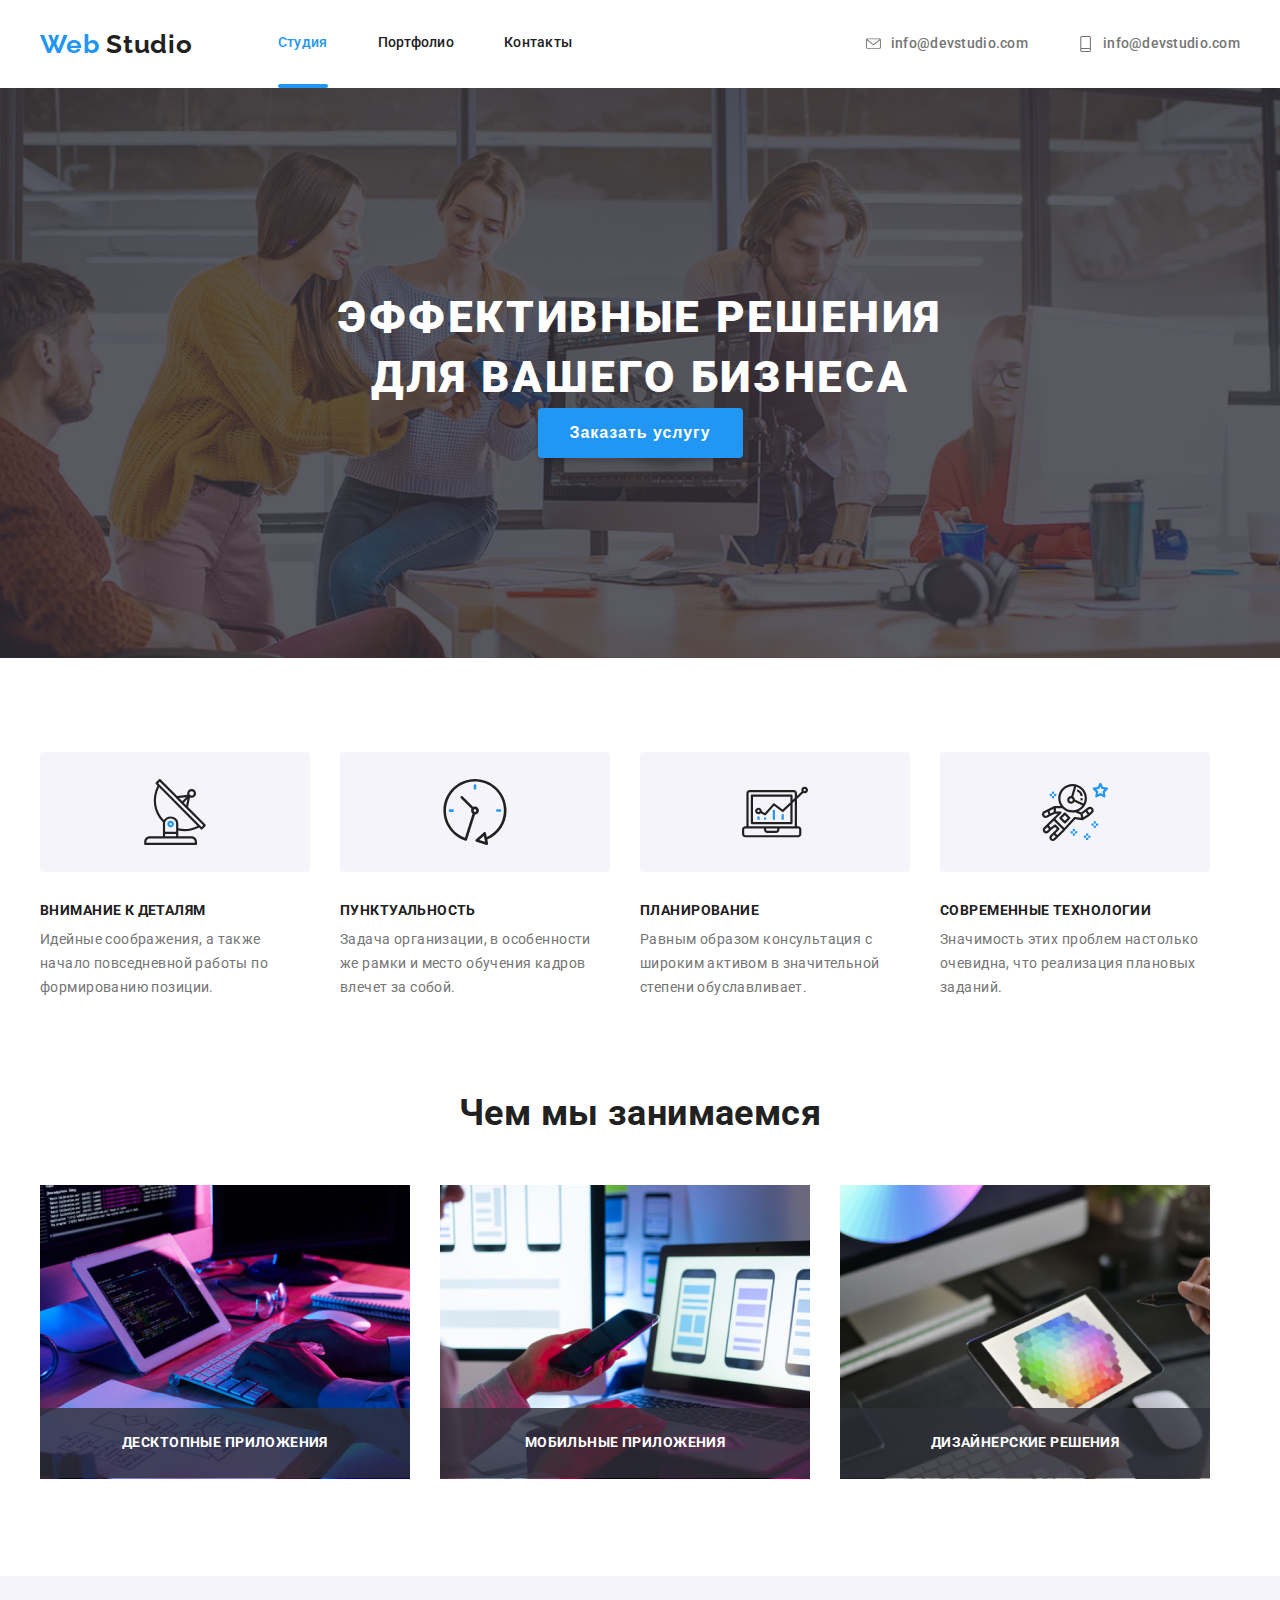
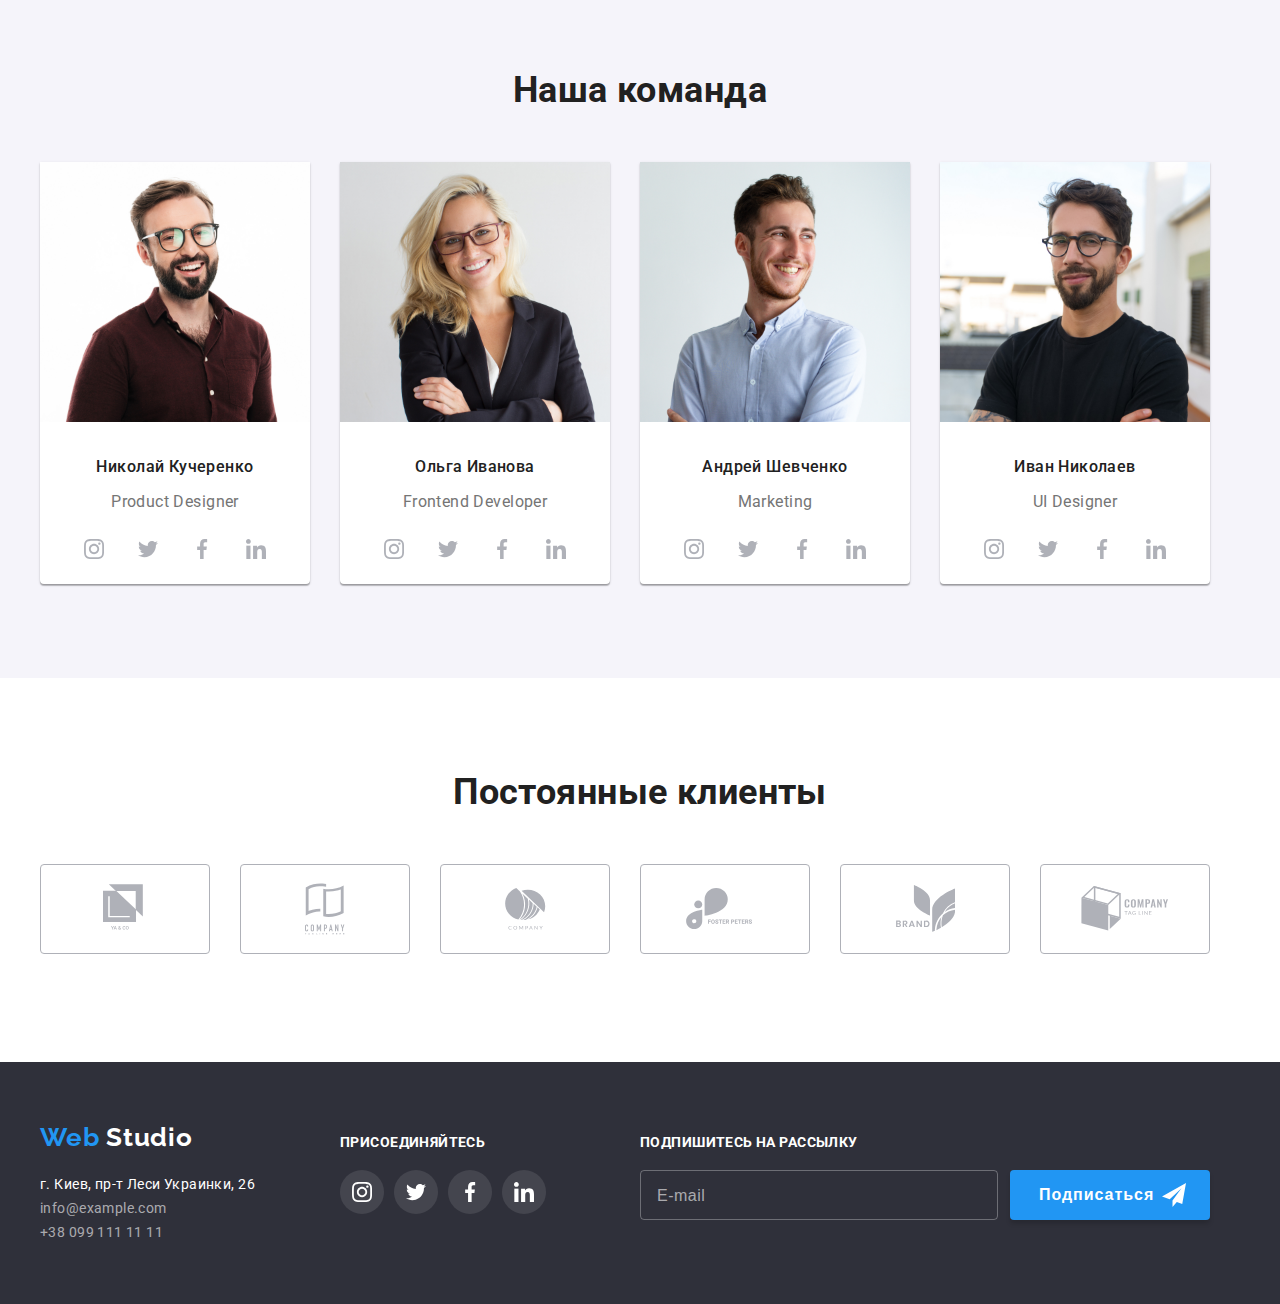
<file: index.html>
<!DOCTYPE html>
<html lang="ru">
  <head>
    <meta charset="UTF-8" />
    <meta name="viewport" content="width=device-width, initial-scale=1.0" />
    <title>Web studio</title>
    <link rel="stylesheet" href="./css/main.min.css" />
  </head>
  <body>
    <!-- Шапка страницы-->
    <header>
      <nav class="site-nav container">
        <a href="index.html" class="logo">Web <span>Studio</span></a>
        <ul class="header-menu d-flex">
          <li class="menu-item">
            <a href="index.html" class="menu-link current line">Студия</a>
          </li>
          <li class="menu-item">
            <a href="portfolio.html" class="menu-link">Портфолио</a>
          </li>
          <li class="menu-item">
            <a href="contacts.html" class="menu-link">Контакты</a>
          </li>
        </ul>
        <ul class="contacts">
          <li class="contact-item d-flex">
            <a href="mailto:info@devstudio.com" class="contact-link">
              <svg class="contact-icon">
                <use href="./images/sprite.svg#icon-mail"></use>
              </svg>
              info@devstudio.com</a
            >
          </li>
          <li class="contact-item d-flex">
            <a href="tel:+380961111111" class="contact-link"
              ><svg class="contact-icon">
                <use href="./images/sprite.svg#icon-phone"></use>
              </svg>
              info@devstudio.com</a
            >
          </li>
        </ul>
      </nav>
    </header>

    <!-- Уникальный контент страницы -->
    <main>
      <section class="hero1">
        <div class="hero1-content">
          <h1 class="hero1-h1">Эффективные решения для вашего бизнеса</h1>
          <button class="hero1-btn" data-modal-open>Заказать услугу</button>
        </div>
      </section>

      <!--Our features-->
      <section class="features container">
        <ul class="features-list">
          <!--feature-1-->
          <li class="feature-card">
            <svg class="feature-img">
              <use href="./images/sprite.svg#icon-antenna-1"></use>
            </svg>
            <h2 class="feature-header">Внимание к деталям</h2>
            <p class="feature-desription">
              Идейные соображения, а также начало повседневной работы по
              формированию позиции.
            </p>
          </li>
          <!--feature-2-->
          <li class="feature-card">
            <svg class="feature-img">
              <use href="./images/sprite.svg#icon-clock-1"></use>
            </svg>

            <h2 class="feature-header">Пунктуальность</h2>
            <p class="feature-desription">
              Задача организации, в особенности же рамки и место обучения кадров
              влечет за собой.
            </p>
          </li>
          <!--feature-3-->
          <li class="feature-card">
            <svg class="feature-img">
              <use href="./images/sprite.svg#icon-diagram-1"></use>
            </svg>

            <h2 class="feature-header">Планирование</h2>
            <p class="feature-desription">
              Равным образом консультация с широким активом в значительной
              степени обуславливает.
            </p>
          </li>
          <!--feature-4-->
          <li class="feature-card">
            <svg class="feature-img">
              <use href="./images/sprite.svg#icon-astronaut-1"></use>
            </svg>

            <h2 class="feature-header">Современные технологии</h2>
            <p class="feature-desription">
              Значимость этих проблем настолько очевидна, что реализация
              плановых заданий.
            </p>
          </li>
        </ul>
      </section>

      <!--What we do-->
      <section class="we-do container">
        <h2 class="header">Чем мы занимаемся</h2>
        <ul class="we-do-list">
          <!--box-1-->
          <li class="we-do-item">
            <img
              src="./images/img-box-1.jpg"
              alt="img-box-1"
              width="370"
              height="294"
            />

            <h4 class="description">Десктопные приложения</h4>
          </li>
          <!--box-2-->
          <li class="we-do-item">
            <img
              src="./images/img-box-2.jpg"
              alt="img-box-2"
              width="370"
              height="294"
            />

            <h4 class="description">Мобильные приложения</h4>
          </li>
          <!--box-3-->
          <li class="we-do-item">
            <img
              src="./images/img-box-3.jpg"
              alt="img-box-3"
              width="370"
              height="294"
            />

            <h4 class="description">Дизайнерские решения</h4>
          </li>
        </ul>
      </section>

      <!--Our team-->
      <section class="team-bg">
        <div class="container our-team">
          <h2 class="header">Наша команда</h2>
          <ul class="team-list">
            <!--Player 1-->
            <li class="player-card">
              <img
                src="./images/player-1-photo.jpg"
                alt="player-1-photo"
                width="270"
                height="260"
                class="player-photo"
              />
              <div class="card-discription">
                <p class="player-name">Николай Кучеренко</p>
                <p class="player-job">Product Designer</p>
                <ul class="social-links">
                  <li class="social-link-item">
                    <a href="/" class="social-link-we-do">
                      <svg class="button-icon">
                        <use
                          href="./images/sprite.svg#icon-instagram-logo"
                        ></use>
                      </svg>
                    </a>
                  </li>
                  <li class="social-link-item">
                    <a href="/" class="social-link-we-do">
                      <svg class="button-icon">
                        <use href="./images/sprite.svg#icon-twitter-logo"></use>
                      </svg>
                    </a>
                  </li>
                  <li class="social-link-item">
                    <a href="/" class="social-link-we-do">
                      <svg class="button-icon">
                        <use
                          href="./images/sprite.svg#icon-facebook-logo"
                        ></use>
                      </svg>
                    </a>
                  </li>
                  <li class="social-link-item">
                    <a href="/" class="social-link-we-do">
                      <svg class="button-icon">
                        <use
                          href="./images/sprite.svg#icon-linkedin-logo"
                          class="icon"
                        ></use>
                      </svg>
                    </a>
                  </li>
                </ul>
              </div>
            </li>
            <!--Player 2-->
            <li class="player-card">
              <img
                src="./images/player-2-photo.jpg"
                alt="player-2-photo"
                width="270"
                height="260"
                class="player-photo"
              />
              <div class="card-discription">
                <p class="player-name">Ольга Иванова</p>
                <p class="player-job" lang="en">Frontend Developer</p>
                <ul class="social-links">
                  <li class="social-link-item">
                    <a href="/" class="social-link-we-do">
                      <svg class="button-icon">
                        <use
                          href="./images/sprite.svg#icon-instagram-logo"
                        ></use>
                      </svg>
                    </a>
                  </li>
                  <li class="social-link-item">
                    <a href="/" class="social-link-we-do">
                      <svg class="button-icon">
                        <use href="./images/sprite.svg#icon-twitter-logo"></use>
                      </svg>
                    </a>
                  </li>
                  <li class="social-link-item">
                    <a href="/" class="social-link-we-do">
                      <svg class="button-icon">
                        <use
                          href="./images/sprite.svg#icon-facebook-logo"
                        ></use>
                      </svg>
                    </a>
                  </li>
                  <li class="social-link-item">
                    <a href="/" class="social-link-we-do">
                      <svg class="button-icon">
                        <use
                          href="./images/sprite.svg#icon-linkedin-logo"
                          class="icon"
                        ></use>
                      </svg>
                    </a>
                  </li>
                </ul>
              </div>
            </li>
            <!--Player 3-->
            <li class="player-card">
              <img
                src="./images/player-3-photo.jpg"
                alt="player-3-photo"
                width="270"
                height="260"
                class="player-photo"
              />
              <div class="card-discription">
                <p class="player-name">Андрей Шевченко</p>
                <p class="player-job" lang="en">Marketing</p>
                <ul class="social-links">
                  <li class="social-link-item">
                    <a href="/" class="social-link-we-do">
                      <svg class="button-icon">
                        <use
                          href="./images/sprite.svg#icon-instagram-logo"
                        ></use>
                      </svg>
                    </a>
                  </li>
                  <li class="social-link-item">
                    <a href="/" class="social-link-we-do">
                      <svg class="button-icon">
                        <use href="./images/sprite.svg#icon-twitter-logo"></use>
                      </svg>
                    </a>
                  </li>
                  <li class="social-link-item">
                    <a href="/" class="social-link-we-do">
                      <svg class="button-icon">
                        <use
                          href="./images/sprite.svg#icon-facebook-logo"
                        ></use>
                      </svg>
                    </a>
                  </li>
                  <li class="social-link-item">
                    <a href="/" class="social-link-we-do">
                      <svg class="button-icon">
                        <use
                          href="./images/sprite.svg#icon-linkedin-logo"
                          class="icon"
                        ></use>
                      </svg>
                    </a>
                  </li>
                </ul>
              </div>
            </li>
            <!--Player 4-->
            <li class="player-card">
              <img
                src="./images/player-4-photo.jpg"
                alt="player-4-photo"
                width="270"
                height="260"
                class="player-photo"
              />
              <div class="card-discription">
                <p class="player-name">Иван Николаев</p>
                <p class="player-job" lang="en">UI Designer</p>
                <ul class="social-links">
                  <li class="social-link-item">
                    <a href="/" class="social-link-we-do">
                      <svg class="button-icon">
                        <use
                          href="./images/sprite.svg#icon-instagram-logo"
                        ></use>
                      </svg>
                    </a>
                  </li>
                  <li class="social-link-item">
                    <a href="/" class="social-link-we-do">
                      <svg class="button-icon">
                        <use href="./images/sprite.svg#icon-twitter-logo"></use>
                      </svg>
                    </a>
                  </li>
                  <li class="social-link-item">
                    <a href="/" class="social-link-we-do">
                      <svg class="button-icon">
                        <use
                          href="./images/sprite.svg#icon-facebook-logo"
                        ></use>
                      </svg>
                    </a>
                  </li>
                  <li class="social-link-item">
                    <a href="/" class="social-link-we-do">
                      <svg class="button-icon">
                        <use
                          href="./images/sprite.svg#icon-linkedin-logo"
                          class="icon"
                        ></use>
                      </svg>
                    </a>
                  </li>
                </ul>
              </div>
            </li>
          </ul>
        </div>
      </section>

      <!--Regular customers-->
      <section class="customer-section container">
        <h2 class="header">Постоянные клиенты</h2>
        <ul class="d-flex">
          <li class="customer d-flex">
            <a href="/" class="customer-link">
              <svg class="customer-svg" width="44px" height="49px">
                <use href="./images/sprite.svg#icon-customer-1"></use>
              </svg>
            </a>
          </li>
          <li class="customer">
            <a href="/" class="customer-link"
              ><svg class="customer-svg" width="40px" height="52px">
                <use href="./images/sprite.svg#icon-customer-2"></use>
              </svg>
            </a>
          </li>
          <li class="customer">
            <a href="/" class="customer-link"
              ><svg class="customer-svg" width="41px" height="42px">
                <use href="./images/sprite.svg#icon-customer-3"></use>
              </svg>
            </a>
          </li>
          <li class="customer">
            <a href="/" class="customer-link"
              ><svg class="customer-svg" width="79px" height="42px">
                <use href="./images/sprite.svg#icon-customer-4"></use>
              </svg>
            </a>
          </li>
          <li class="customer">
            <a href="/" class="customer-link"
              ><svg class="customer-svg" width="59px" height="47px">
                <use href="./images/sprite.svg#icon-customer-5"></use>
              </svg>
            </a>
          </li>
          <li class="customer">
            <a href="/" class="customer-link"
              ><svg class="customer-svg" width="88px" height="45px">
                <use href="./images/sprite.svg#icon-customer-6"></use>
              </svg>
            </a>
          </li>
        </ul>
      </section>
    </main>

    <!--Подвал страницы-->
    <footer>
      <div class="d-flex container">
        <div class="footer-main-info">
          <a href="index.html" class="logo-footer">Web <span>Studio</span></a>
          <!--Contacts-->
          <div class="footer-contacts">
            <a
              href="https://goo.gl/maps/WigbNL4yxCLtFEcK9"
              class="footer-adress"
            >
              г. Киев, пр-т Леси Украинки, 26
            </a>
            <br />
            <a href="mailto:info@example.com" class="footer-contact-item"
              >info@example.com</a
            >
            <br />
            <a href="tel:+380991111111" class="footer-contact-item"
              >+38 099 111 11 11</a
            >
          </div>
        </div>
        <!--Social networks-->
        <div class="social-networks">
          <h3 class="social-networks-h mb20px">присоединяйтесь</h3>
          <!--Social links-->
          <ul class="social-links d-flex">
            <li class="social-link-item">
              <a href="/" class="social-link-footer">
                <svg class="button-icon">
                  <use href="./images/sprite.svg#icon-instagram-logo"></use>
                </svg>
              </a>
            </li>
            <li class="social-link-item">
              <a href="/" class="social-link-footer">
                <svg class="button-icon">
                  <use href="./images/sprite.svg#icon-twitter-logo"></use>
                </svg>
              </a>
            </li>
            <li class="social-link-item">
              <a href="/" class="social-link-footer">
                <svg class="button-icon">
                  <use href="./images/sprite.svg#icon-facebook-logo"></use>
                </svg>
              </a>
            </li>
            <li class="social-link-item">
              <a href="/" class="social-link-footer">
                <svg class="button-icon">
                  <use
                    href="./images/sprite.svg#icon-linkedin-logo"
                    class="icon"
                  ></use>
                </svg>
              </a>
            </li>
          </ul>
        </div>
        <!--Subscribe-->
        <div class="subscribe">
          <h3 class="subscribe-h">Подпишитесь на рассылку</h3>
          <div class="d-flex">
            <form class="subscribe-form">
              <input
                type="text"
                name="mail"
                class="subscribe-form-input"
                placeholder="E-mail"
              />
            </form>
            <button class="footer-submit-btn" type="button">
              <span class="footer-submit-text">Подписаться</span>
              <svg class="send-icon" width="24px" height="24px">
                <use
                  href="./images/sprite.svg#send"
                  class="use-send-icon"
                ></use>
              </svg>
            </button>
          </div>
        </div>
      </div>
    </footer>

    <!-- Модальное окно -->
    <div class="backdrop is-hidden" data-modal>
      <div class="modal">
        <h4 class="modal-header">Оставьте свои данные, мы вам перезвоним</h4>

        <button data-modal-close class="modal-closebtn">
          <svg class="modal-cross" width="11px" height="11px">
            <use
              href="./images/sprite.svg#modal-close-cross"
              class="modal-cross-icon"
            ></use>
          </svg>
        </button>

        <form class="modal-form">
          <div class="modal-block">
            <h4 class="modal-label">Имя</h4>
            <input name="name" type="text" class="modal-input" />
            <svg class="modal-icon" width="13px" height="13px">
              <use href="./images/sprite.svg#modal-name" class="use-icon"></use>
            </svg>
          </div>

          <div class="modal-block">
            <h4 class="modal-label">Телефон</h4>
            <input name="name" type="text" class="modal-input" />
            <svg class="modal-icon" width="12px" height="12px">
              <use href="./images/sprite.svg#modal-tel" class="use-icon"></use>
            </svg>
          </div>

          <div class="modal-block">
            <h4 class="modal-label">Почта</h4>
            <input name="name" type="text" class="modal-input" />
            <svg class="modal-icon" width="15px" height="12px">
              <use href="./images/sprite.svg#modal-mail" class="use-icon"></use>
            </svg>
          </div>

          <div class="modal-block">
            <h4 class="modal-label">Комментарий</h4>
            <textarea
              name="comment"
              cols="30"
              rows="10"
              placeholder="Введите текст"
              class="modal-input-comment"
            ></textarea>
          </div>

          <div class="agreement">
            <input
              type="checkbox"
              value="agree"
              name="agreement"
              id="agreement"
              class="agreement-checkfield"
            />
            <label class="agreement-label" for="agreement">
              Соглашаюсь с рассылкой и принимаю
              <a href="/" class="agreement-link" target="_blank"
                >Условия договора</a
              >
              <svg class="modal-mark" width="11px" height="8px">
                <use
                  href="./images/sprite.svg#modal-mark"
                  class="mark-icon"
                ></use>
              </svg>
            </label>
          </div>

          <button class="modal-btn-submit">Отправить</button>
        </form>
      </div>
    </div>

    <!-- Скрипты -->
    <script src="./js/modal.js"></script>
  </body>
</html>
</file>
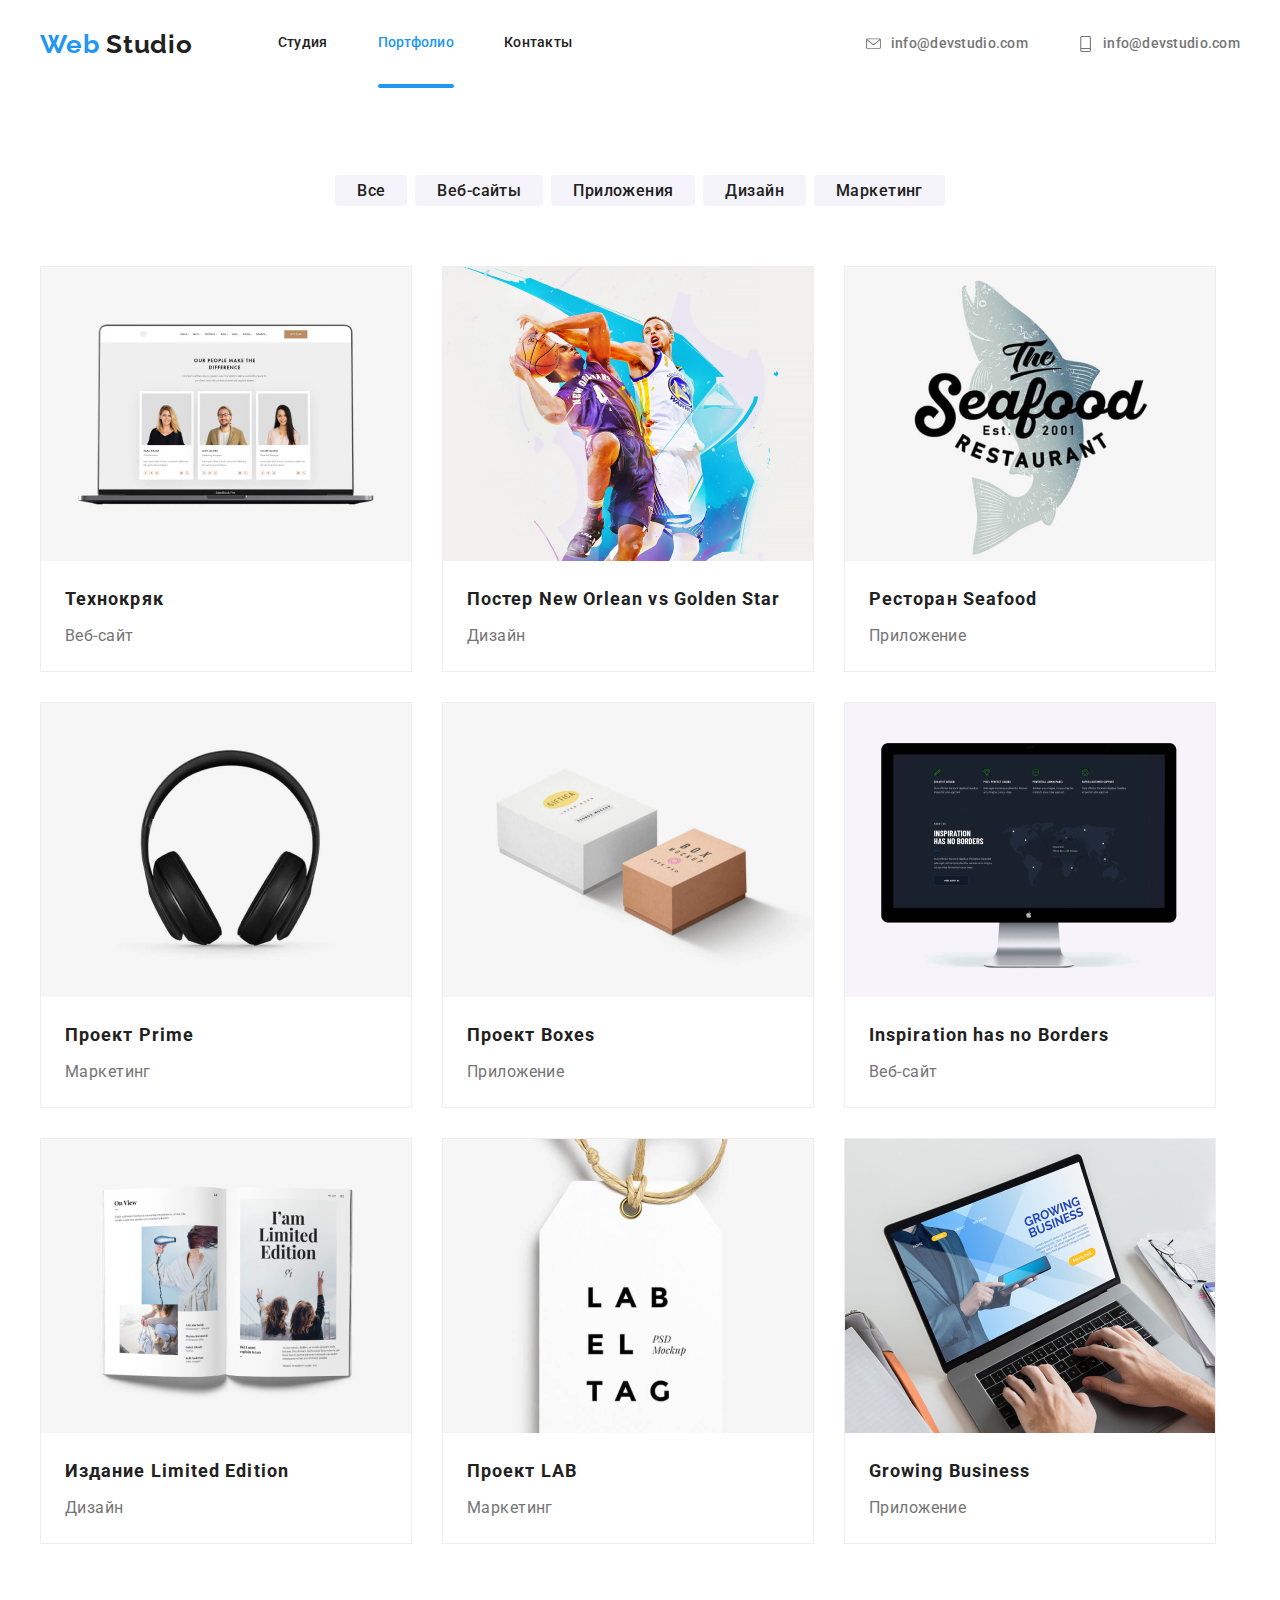
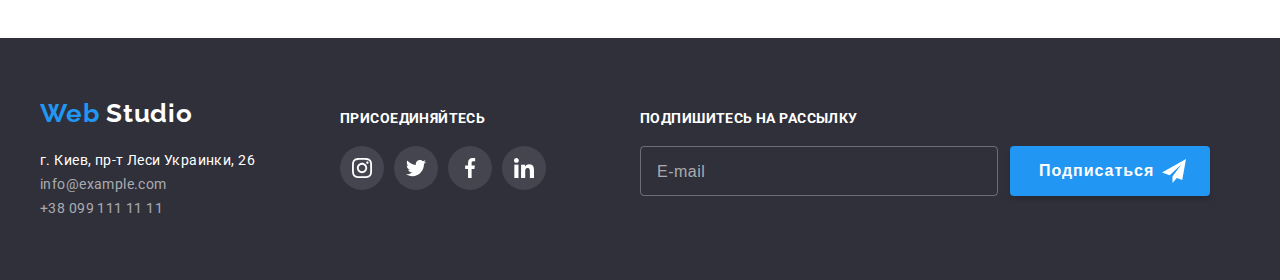
<file: portfolio.html>
<!DOCTYPE html>
<html lang="ru">
  <head>
    <meta charset="UTF-8" />
    <meta name="viewport" content="width=device-width, initial-scale=1.0" />
    <title>Портфолио</title>
    <link rel="stylesheet" href="./css/main.min.css" />
  </head>

  <body>
    <!-- Хедер сраницы -->
    <!-- Шапка страницы-->
    <header>
      <nav class="site-nav container">
        <a href="index.html" class="logo">Web <span>Studio</span></a>
        <ul class="header-menu d-flex">
          <li class="menu-item">
            <a href="index.html" class="menu-link">Студия</a>
          </li>
          <li class="menu-item">
            <a href="portfolio.html" class="menu-link current line"
              >Портфолио</a
            >
          </li>
          <li class="menu-item">
            <a href="contacts.html" class="menu-link">Контакты</a>
          </li>
        </ul>
        <ul class="contacts">
          <li class="contact-item d-flex">
            <a href="mailto:info@devstudio.com" class="contact-link">
              <svg class="contact-icon">
                <use href="./images/sprite.svg#icon-mail"></use>
              </svg>
              info@devstudio.com</a
            >
          </li>
          <li class="contact-item d-flex">
            <a href="tel:+380961111111" class="contact-link"
              ><svg class="contact-icon">
                <use href="./images/sprite.svg#icon-phone"></use>
              </svg>
              info@devstudio.com</a
            >
          </li>
        </ul>
      </nav>
    </header>

    <!--Уникальный контент страницы-->
    <main>
      <div class="container">
        <!--Меню-->
        <ul class="project-menu d-flex">
          <li class="project-button">
            <a class="project-button-link" href="./portfolio.html">Все</a>
          </li>
          <li class="project-button">
            <a class="project-button-link" href="/">Веб-сайты</a>
          </li>
          <li class="project-button">
            <a class="project-button-link" href="/">Приложения</a>
          </li>
          <li class="project-button">
            <a class="project-button-link" href="/">Дизайн </a>
          </li>
          <li class="project-button">
            <a class="project-button-link" href="/">Маркетинг</a>
          </li>
        </ul>
        <!--Проекты-->
        <section class="portfolio-projects">
          <ul class="portfolio-list">
            <!--Project1-->
            <li class="portfolio-item">
              <a href="#" class="portfolio-list-link">
                <div class="portfolio-block-imgp">
                  <img
                    src="./images/project-image-poster-1.jpg"
                    alt="project-image-1"
                    class="portfolio-img"
                  />
                  <p class="project-description-hiden">
                    Технокряк это современная площадка распространения
                    коронавируса. Компании используют эту платформу для
                    цифрового шпионажа и атак на защищённые сервера конкурентов.
                  </p>
                </div>

                <div class="portfolio-description-container">
                  <h2 class="description-h">Технокряк</h2>
                  <p class="description-type">Веб-сайт</p>
                </div>
              </a>
            </li>
            <!--Project2-->
            <li class="portfolio-item">
              <a href="#" class="portfolio-list-link">
                <div class="portfolio-block-imgp">
                  <img
                    src="./images/project-image-poster-2.jpg"
                    alt="project-image-2"
                    class="portfolio-img"
                  />
                  <p class="project-description-hiden">
                    Lorem ipsum dolor sit.
                  </p>
                </div>
                <div class="portfolio-description-container">
                  <h2 class="description-h">
                    Постер New Orlean vs Golden Star
                  </h2>
                  <p class="description-type">Дизайн</p>
                </div>
              </a>
            </li>
            <!--Project3-->
            <li class="portfolio-item">
              <a href="#" class="portfolio-list-link">
                <div class="portfolio-block-imgp">
                  <img
                    src="./images/project-image-poster-3.jpg"
                    alt="project-image-3"
                    class="portfolio-img"
                  />
                  <p class="project-description-hiden">
                    Lorem ipsum dolor sit.
                  </p>
                </div>
                <div class="portfolio-description-container">
                  <h2 class="description-h">Ресторан Seafood</h2>
                  <p class="description-type">Приложение</p>
                </div>
              </a>
            </li>
            <!--Project4-->
            <li class="portfolio-item">
              <a href="#" class="portfolio-list-link">
                <div class="portfolio-block-imgp">
                  <img
                    src="./images/project-image-poster-4.jpg"
                    alt="project-image-4"
                    class="portfolio-img"
                  />
                  <p class="project-description-hiden">
                    Lorem ipsum dolor sit.
                  </p>
                </div>
                <div class="portfolio-description-container">
                  <h2 class="description-h">Проект Prime</h2>
                  <p class="description-type">Маркетинг</p>
                </div>
              </a>
            </li>
            <!--Project5-->
            <li class="portfolio-item">
              <a href="#" class="portfolio-list-link">
                <div class="portfolio-block-imgp">
                  <img
                    src="./images/project-image-poster-5.jpg"
                    alt="project-image-5"
                    class="portfolio-img"
                  />
                  <p class="project-description-hiden">
                    Lorem ipsum dolor sit.
                  </p>
                </div>
                <div class="portfolio-description-container">
                  <h2 class="description-h">Проект Boxes</h2>
                  <p class="description-type">Приложение</p>
                </div>
              </a>
            </li>
            <!--Project6-->
            <li class="portfolio-item">
              <a href="#" class="portfolio-list-link">
                <div class="portfolio-block-imgp">
                  <img
                    src="./images/project-image-poster-6.jpg"
                    alt="project-image-6"
                    class="portfolio-img"
                  />
                  <p class="project-description-hiden">
                    Lorem ipsum dolor sit.
                  </p>
                </div>
                <div class="portfolio-description-container">
                  <h2 class="description-h">Inspiration has no Borders</h2>
                  <p class="description-type">Веб-сайт</p>
                </div>
              </a>
            </li>
            <!--Project7-->
            <li class="portfolio-item">
              <a href="#" class="portfolio-list-link">
                <div class="portfolio-block-imgp">
                  <img
                    src="./images/project-image-poster-7.jpg"
                    alt="project-image-7"
                    class="portfolio-img"
                  />
                  <p class="project-description-hiden">
                    Lorem ipsum dolor sit.
                  </p>
                </div>
                <div class="portfolio-description-container">
                  <h2 class="description-h">Издание Limited Edition</h2>
                  <p class="description-type">Дизайн</p>
                </div>
              </a>
            </li>
            <!--Project8-->
            <li class="portfolio-item">
              <a href="#" class="portfolio-list-link">
                <div class="portfolio-block-imgp">
                  <img
                    src="./images/project-image-poster-8.jpg"
                    alt="project-image-8"
                    class="portfolio-img"
                  />
                  <p class="project-description-hiden">
                    Lorem ipsum dolor sit.
                  </p>
                </div>
                <div class="portfolio-description-container">
                  <h2 class="description-h">Проект LAB</h2>
                  <p class="description-type">Маркетинг</p>
                </div>
              </a>
            </li>
            <!--Project9-->
            <li class="portfolio-item">
              <a href="#" class="portfolio-list-link">
                <div class="portfolio-block-imgp">
                  <img
                    src="./images/project-image-poster-9.jpg"
                    alt="project-image-9"
                    class="portfolio-img"
                  />
                  <p class="project-description-hiden">
                    Lorem ipsum dolor sit.
                  </p>
                </div>
                <div class="portfolio-description-container">
                  <h2 class="description-h">Growing Business</h2>
                  <p class="description-type">Приложение</p>
                </div>
              </a>
            </li>
          </ul>
        </section>
      </div>
    </main>

    <!--Подвал страницы-->
    <footer>
      <div class="d-flex container">
        <div class="footer-main-info">
          <a href="index.html" class="logo-footer">Web <span>Studio</span></a>
          <!--Contacts-->
          <div class="footer-contacts">
            <a
              href="https://goo.gl/maps/WigbNL4yxCLtFEcK9"
              class="footer-adress"
            >
              г. Киев, пр-т Леси Украинки, 26
            </a>
            <br />
            <a href="mailto:info@example.com" class="footer-contact-item"
              >info@example.com</a
            >
            <br />
            <a href="tel:+380991111111" class="footer-contact-item"
              >+38 099 111 11 11</a
            >
          </div>
        </div>
        <!--Social networks-->
        <div class="social-networks">
          <h3 class="social-networks-h mb20px">присоединяйтесь</h3>
          <!--Social links-->
          <ul class="social-links d-flex">
            <li class="social-link-item">
              <a href="/" class="social-link-footer">
                <svg class="button-icon">
                  <use href="./images/sprite.svg#icon-instagram-logo"></use>
                </svg>
              </a>
            </li>
            <li class="social-link-item">
              <a href="/" class="social-link-footer">
                <svg class="button-icon">
                  <use href="./images/sprite.svg#icon-twitter-logo"></use>
                </svg>
              </a>
            </li>
            <li class="social-link-item">
              <a href="/" class="social-link-footer">
                <svg class="button-icon">
                  <use href="./images/sprite.svg#icon-facebook-logo"></use>
                </svg>
              </a>
            </li>
            <li class="social-link-item">
              <a href="/" class="social-link-footer">
                <svg class="button-icon">
                  <use
                    href="./images/sprite.svg#icon-linkedin-logo"
                    class="icon"
                  ></use>
                </svg>
              </a>
            </li>
          </ul>
        </div>
        <!--Subscribe-->
        <div class="subscribe">
          <h3 class="subscribe-h">Подпишитесь на рассылку</h3>
          <div class="d-flex">
            <form class="subscribe-form">
              <input
                type="text"
                name="mail"
                class="subscribe-form-input"
                placeholder="E-mail"
              />
            </form>
            <button class="footer-submit-btn" type="button">
              <span class="footer-submit-text">Подписаться</span>
              <svg class="send-icon" width="24px" height="24px">
                <use
                  href="./images/sprite.svg#send"
                  class="use-send-icon"
                ></use>
              </svg>
            </button>
          </div>
        </div>
      </div>
    </footer>
  </body>
</html>
</file>
<file: css/main.min.css>
@import url("https://fonts.googleapis.com/css2?family=Roboto:wght@400;500;700&display=swap");@import url("https://fonts.googleapis.com/css2?family=Raleway:wght@700&family=Roboto:wght@400;500;700&display=swap");body{background-color:#fff;font-family:"Roboto",sans-serif;font-style:normal;color:#212121;letter-spacing:0.03em;font-size:14px;margin:0}html{-webkit-box-sizing:border-box;box-sizing:border-box}*,*::before,*::after{-webkit-box-sizing:inherit;box-sizing:inherit}ul{list-style:none;-webkit-padding-start:0;padding-inline-start:0}a{text-decoration:none}h1,h2,h3,h4,h5,h6,p{margin:0}input:focus,button:focus{outline:none}.d-flex{display:-webkit-box;display:-ms-flexbox;display:flex}.mb20px{margin-bottom:20px}.pb9px{padding-bottom:9px}.container{margin:0 auto;max-width:1230px;padding-left:15px;padding-right:15px}.logo{font-family:"Raleway",sans-serif;font-style:normal;font-weight:bold;font-size:26px;line-height:1.19;letter-spacing:0.03em;color:#2196f3}.logo span{color:#212121}.site-nav{display:-webkit-box;display:-ms-flexbox;display:flex;-webkit-box-align:center;-ms-flex-align:center;align-items:center}.header-menu{margin:0;margin-left:85px}.menu-item:not(:last-child){margin-right:50px}.menu-link{font-weight:500;font-size:14px;line-height:1.43;letter-spacing:0.02em;color:#212121;display:block;padding-top:32px;-webkit-transition:cubic-bezier(0.4, 0, 0.2, 1) 250ms;transition:cubic-bezier(0.4, 0, 0.2, 1) 250ms}.menu-link:hover,.menu-link:focus{color:#2196f3}.menu-link.current{color:#2196f3}.line::after{content:"";display:-webkit-box;display:-ms-flexbox;display:flex;width:auto;height:4px;background-color:#2196f3;margin-top:32px;border-radius:2px}.contacts{display:-webkit-box;display:-ms-flexbox;display:flex;margin:0;margin-left:auto}.contact-item{-webkit-box-pack:center;-ms-flex-pack:center;justify-content:center;-webkit-box-align:center;-ms-flex-align:center;align-items:center;font-weight:normal;font-size:14px;line-height:1.71;color:rgba(255,255,255,0.6)}.contact-item:not(:last-child){margin-right:50px}.contact-link{display:-webkit-box;display:-ms-flexbox;display:flex;font-weight:500;font-size:14px;line-height:1.14;letter-spacing:0.02em;color:#757575;fill:#757575;-webkit-transition:cubic-bezier(0.4, 0, 0.2, 1) 250ms;transition:cubic-bezier(0.4, 0, 0.2, 1) 250ms}.contact-link:hover,.contact-link:focus{color:#2196f3;fill:#2196f3}.contact-icon{width:15px;height:16px;padding:0;margin-right:10px}.hero1{background-image:url("../images/hero-1-image.png");background-repeat:no-repeat;background-position:top center;background-size:cover}.hero1-content{background-color:rgba(47,48,58,0.8);text-align:center;padding-top:200px;padding-bottom:200px}.hero1-btn{min-width:200px;min-height:50px;font-weight:700;font-size:16px;line-height:1.87;letter-spacing:0.06em;color:#fff;background-color:#2196f3;border:none;border-radius:4px;padding:10px 32px;display:inline-block;cursor:pointer;-webkit-box-shadow:0px 4px 4px rgba(0,0,0,0.15);box-shadow:0px 4px 4px rgba(0,0,0,0.15)}.hero1-h1{font-weight:900;font-size:44px;line-height:1.36;text-align:center;letter-spacing:0.06em;text-transform:uppercase;color:#fff;display:block;width:696px;margin:0 auto}.features{padding-top:94px;padding-bottom:94px}.features-list{display:-webkit-box;display:-ms-flexbox;display:flex;margin:0}.feature-card{width:270px}.feature-card:not(:last-child){margin-right:30px}.feature-img{width:270px;height:120px;display:block;background-color:#f5f4fa;border-radius:4px;padding:25px 102px;margin:0 0 30px 0}.feature-header{font-weight:bold;font-size:14px;line-height:1.142;text-transform:uppercase;color:#212121;margin:0 0 10px 0}.feature-desription{font-weight:normal;font-size:14px;line-height:1.71;color:#757575;margin:0}.header{font-weight:700;font-size:36px;line-height:1.16;text-align:center;color:#212121;margin-bottom:50px}.we-do{padding-bottom:94px}.we-do-list{display:-webkit-box;display:-ms-flexbox;display:flex;margin:0}.we-do-item{position:relative}.we-do-item:not(:last-child){margin-right:30px}.we-do .description{position:absolute;bottom:4px;left:0;width:100%;font-weight:700;font-size:14px;line-height:1.14;text-transform:uppercase;text-align:center;color:#fff;background:rgba(47,48,58,0.8);padding:27px 0}.team-bg{background-color:#f5f4fa}.our-team{padding-top:94px;padding-bottom:94px}.team-list{display:-webkit-box;display:-ms-flexbox;display:flex;margin:0}.player-card{min-width:270px;height:422px;background-color:#fff;-webkit-box-shadow:0px 1px 3px rgba(0,0,0,0.12),0px 1px 1px rgba(0,0,0,0.14),0px 2px 1px rgba(0,0,0,0.2);box-shadow:0px 1px 3px rgba(0,0,0,0.12),0px 1px 1px rgba(0,0,0,0.14),0px 2px 1px rgba(0,0,0,0.2);border-radius:0px 0px 4px 4px}.player-card:not(:last-child){margin-right:30px}.player-photo{display:block;margin-bottom:30px}.player-name{font-weight:500;font-size:16px;line-height:1.9;color:#212121;text-align:center;margin-bottom:10px}.player-job{font-weight:400;font-size:16px;line-height:19px;color:#757575;text-align:center;margin-bottom:16px}.social-links{display:-webkit-box;display:-ms-flexbox;display:flex;-webkit-box-pack:center;-ms-flex-pack:center;justify-content:center;height:44px}.social-link-we-do{display:-webkit-box;display:-ms-flexbox;display:flex;width:44px;height:44px;-webkit-box-align:center;-ms-flex-align:center;align-items:center;-webkit-box-pack:center;-ms-flex-pack:center;justify-content:center;border:1px solid transparent;border-radius:50%;fill:#afb1b8;background-color:#fff;-webkit-transition:cubic-bezier(0.4, 0, 0.2, 1) 250ms;transition:cubic-bezier(0.4, 0, 0.2, 1) 250ms}.social-link-we-do:hover,.social-link-we-do:focus{background-color:#2196f3;fill:#fff}.social-link-item:not(:last-child){margin-right:10px}.button-icon{padding:0;margin:0;border:0;width:20px;height:20px}.customer{-webkit-box-pack:center;-ms-flex-pack:center;justify-content:center}.customer-section{padding-top:94px;padding-bottom:94px}.customer:not(:last-child){margin-right:30px}.customer-link{width:170px;height:90px;display:-webkit-box;display:-ms-flexbox;display:flex;-webkit-box-align:center;-ms-flex-align:center;align-items:center;-webkit-box-pack:center;-ms-flex-pack:center;justify-content:center;border:1px solid #afb1b8;border-radius:4px;fill:#afb1b8;background-color:#fff;-webkit-transition:cubic-bezier(0.4, 0, 0.2, 1) 250ms;transition:cubic-bezier(0.4, 0, 0.2, 1) 250ms}.customer-link:hover,.customer-link:focus{border:1px solid #2196f3;fill:#2196f3}footer{background-color:#2f303a}.logo-footer{font-family:"Raleway",sans-serif;font-style:normal;font-weight:bold;font-size:26px;line-height:1.19;letter-spacing:0.03em;color:#2196f3}.logo-footer span{color:#fff}.social-link-footer{display:-webkit-box;display:-ms-flexbox;display:flex;width:44px;height:44px;-webkit-box-align:center;-ms-flex-align:center;align-items:center;-webkit-box-pack:center;-ms-flex-pack:center;justify-content:center;border:1px solid transparent;border-radius:50%;fill:#fff;background-color:rgba(255,255,255,0.1);-webkit-transition:cubic-bezier(0.4, 0, 0.2, 1) 250ms;transition:cubic-bezier(0.4, 0, 0.2, 1) 250ms}.social-link-footer:hover,.social-link-footer:focus{background-color:#2196f3;fill:#fff}.footer-main-info{display:block;padding-top:60px;padding-bottom:60px;margin-right:69px}.footer-adress{font-size:14px;line-height:1.71;color:#fff;padding-bottom:9px}.footer-contacts{margin-top:20px;min-width:231px}.footer-contact-item{font-weight:400;font-size:14px;line-height:1.71;letter-spacing:0.03em;color:rgba(255,255,255,0.6);padding-bottom:9px}.social-networks{padding-top:72px;margin-right:94px}.social-networks-h{font-weight:700;font-size:14px;line-height:16px;letter-spacing:1.14;text-transform:uppercase;color:#fff}.social-link-item:not(:last-child){margin-right:10px}.send-icon{position:absolute;right:24px}.subscribe{padding-top:72px}.subscribe-h{font-weight:bold;font-size:14px;line-height:16px;text-transform:uppercase;color:#fff;margin-bottom:20px}.subscribe-form{border:1px solid rgba(255,255,255,0.3);-webkit-box-sizing:border-box;box-sizing:border-box;border-radius:4px;width:358px;height:50px}.subscribe-form-input{display:-webkit-box;display:-ms-flexbox;display:flex;-webkit-box-align:center;-ms-flex-align:center;align-items:center;width:100%;padding:15px 16px;font-weight:400;font-size:16px;line-height:1.25;letter-spacing:0.03em;color:rgba(255,255,255,0.6);background-color:transparent;border:none}.subscribe-form-input::-webkit-input-placeholder{display:-webkit-box;display:flex;-webkit-box-align:center;align-items:center;font-weight:400;font-size:16px;line-height:1.25;letter-spacing:0.03em;color:rgba(255,255,255,0.6)}.subscribe-form-input:-ms-input-placeholder{display:-ms-flexbox;display:flex;-ms-flex-align:center;align-items:center;font-weight:400;font-size:16px;line-height:1.25;letter-spacing:0.03em;color:rgba(255,255,255,0.6)}.subscribe-form-input::-ms-input-placeholder{display:-ms-flexbox;display:flex;-ms-flex-align:center;align-items:center;font-weight:400;font-size:16px;line-height:1.25;letter-spacing:0.03em;color:rgba(255,255,255,0.6)}.subscribe-form-input::placeholder{display:-webkit-box;display:-ms-flexbox;display:flex;-webkit-box-align:center;-ms-flex-align:center;align-items:center;font-weight:400;font-size:16px;line-height:1.25;letter-spacing:0.03em;color:rgba(255,255,255,0.6)}.footer-submit-btn{display:-webkit-box;display:-ms-flexbox;display:flex;-webkit-box-align:center;-ms-flex-align:center;align-items:center;position:relative;width:200px;height:50px;margin:0 12px;padding:0 29px;text-align:center;background-color:#2196f3;border:none;-webkit-box-shadow:0px 4px 4px rgba(0,0,0,0.15);box-shadow:0px 4px 4px rgba(0,0,0,0.15);border-radius:4px;cursor:pointer}.footer-submit-text{font-weight:bold;font-size:16px;line-height:1.875;margin-right:10px;letter-spacing:0.06em;color:#fff}.project-menu{margin-top:90px;margin-bottom:50px;-webkit-box-pack:center;-ms-flex-pack:center;justify-content:center}.project-button{min-height:38px}.project-button:not(:last-child){margin-right:8px}.project-button-link{font-weight:500;font-size:16px;line-height:1.62;color:#212121;text-align:center;background-color:#f5f4fa;border-radius:4px;padding:6px 22px;-webkit-transition:cubic-bezier(0.4, 0, 0.2, 1) 250ms;transition:cubic-bezier(0.4, 0, 0.2, 1) 250ms}.project-button-link:hover,.project-button-link:focus{color:#fff;background-color:#2196f3;-webkit-box-shadow:0px 3px 1px rgba(0,0,0,0.1),0px 1px 2px rgba(0,0,0,0.08),0px 2px 2px rgba(0,0,0,0.12);box-shadow:0px 3px 1px rgba(0,0,0,0.1),0px 1px 2px rgba(0,0,0,0.08),0px 2px 2px rgba(0,0,0,0.12)}.portfolio-list{display:-webkit-box;display:-ms-flexbox;display:flex;margin:0 0 94px 0;-ms-flex-wrap:wrap;flex-wrap:wrap}.portfolio-item{margin-bottom:30px;background:#fff;border:1px solid #eee;position:relative;-webkit-transition:cubic-bezier(0.4, 0, 0.2, 1) 250ms;transition:cubic-bezier(0.4, 0, 0.2, 1) 250ms}.portfolio-item:nth-last-child(-n+3){margin-bottom:0}.portfolio-item:not(:nth-child(3n)){margin-right:30px}.portfolio-list-link{width:100%;height:100%}.portfolio-item:hover,.portfolio-item:focus{-webkit-box-shadow:0px 1px 1px rgba(0,0,0,0.12),0px 4px 4px rgba(0,0,0,0.06),1px 4px 6px rgba(0,0,0,0.16);box-shadow:0px 1px 1px rgba(0,0,0,0.12),0px 4px 4px rgba(0,0,0,0.06),1px 4px 6px rgba(0,0,0,0.16)}.portfolio-img{display:block;width:370px;height:294px}.portfolio-description-container{display:block;padding:20px 24px 20px 24px;margin:0}.portfolio-block-imgp{position:relative;overflow:hidden}.description-h{font-weight:bold;font-size:18px;line-height:2;letter-spacing:0.06em;color:#212121;margin-bottom:4px}.description-type{font-weight:normal;font-size:16px;line-height:1.87;color:#757575;margin-top:0}.project-description-hiden{position:absolute;bottom:-100%;left:0;width:100%;height:100%;padding:64px 24px;font-weight:normal;font-size:18px;line-height:1.55;color:#fff;background-color:rgba(33,150,243,0.9);-webkit-transform:translatey(100%);transform:translatey(100%);-webkit-transition:-webkit-transform cubic-bezier(0.4, 0, 0.2, 1) 250ms;transition:-webkit-transform cubic-bezier(0.4, 0, 0.2, 1) 250ms;transition:transform cubic-bezier(0.4, 0, 0.2, 1) 250ms;transition:transform cubic-bezier(0.4, 0, 0.2, 1) 250ms, -webkit-transform cubic-bezier(0.4, 0, 0.2, 1) 250ms}.portfolio-list-link:hover .project-description-hiden{bottom:0;-webkit-transform:translatey(0);transform:translatey(0)}.backdrop{position:fixed;top:0;left:0;width:100%;height:100%;background-color:rgba(0,0,0,0.2);opacity:1;-webkit-transition:opacity cubic-bezier(0.4, 0, 0.2, 1) 250ms;transition:opacity cubic-bezier(0.4, 0, 0.2, 1) 250ms}.backdrop.is-hidden{opacity:0;pointer-events:none}.backdrop.is-hidden .modal{-webkit-transform:translate(-50%, -50%) scale(1.1);transform:translate(-50%, -50%) scale(1.1);opacity:0}.modal{position:absolute;top:50%;left:50%;-webkit-transform:translate(-50%, -50%) scale(1);transform:translate(-50%, -50%) scale(1);min-width:528px;min-height:581px;margin:auto;padding:41px 40px;background-color:#fff;-webkit-box-shadow:0px 1px 3px rgba(0,0,0,0.12),0px 1px 1px rgba(0,0,0,0.14),0px 2px 1px rgba(0,0,0,0.2);box-shadow:0px 1px 3px rgba(0,0,0,0.12),0px 1px 1px rgba(0,0,0,0.14),0px 2px 1px rgba(0,0,0,0.2);border-radius:4px;opacity:1;-webkit-transition:opacity cubic-bezier(0.4, 0, 0.2, 1) 250ms,-webkit-transform cubic-bezier(0.4, 0, 0.2, 1) 250ms;transition:opacity cubic-bezier(0.4, 0, 0.2, 1) 250ms,-webkit-transform cubic-bezier(0.4, 0, 0.2, 1) 250ms;transition:transform cubic-bezier(0.4, 0, 0.2, 1) 250ms,opacity cubic-bezier(0.4, 0, 0.2, 1) 250ms;transition:transform cubic-bezier(0.4, 0, 0.2, 1) 250ms,opacity cubic-bezier(0.4, 0, 0.2, 1) 250ms,-webkit-transform cubic-bezier(0.4, 0, 0.2, 1) 250ms}.modal-header{padding:0;margin-bottom:12px;font-weight:700;font-size:20px;line-height:23px;text-align:center;letter-spacing:1.15}.modal-block{position:relative;max-width:448px;margin:0 0 10px}.modal-label{font-style:normal;font-weight:normal;font-size:12px;line-height:14px;letter-spacing:0.01em;color:#757575;margin-bottom:4px}.modal-input,.modal-input-comment{display:block;width:100%;font-family:"Roboto",sans-serif;font-style:normal;font-weight:400;font-size:14px;line-height:1.142;letter-spacing:0.01em;color:rgba(117,117,117,0.5);border:1px solid rgba(33,33,33,0.2);border-radius:4px;padding:12px 42px;-webkit-transition:cubic-bezier(0.4, 0, 0.2, 1) 250ms;transition:cubic-bezier(0.4, 0, 0.2, 1) 250ms}.modal-input-comment{height:120px;padding:12px 16px;-webkit-box-sizing:border-box;box-sizing:border-box;resize:none;outline:none}.modal-block:focus-within .modal-input,.modal-block:focus-within .modal-input-comment{border-color:#2196f3}.modal-block:focus-within .modal-icon{fill:#2196f3}.modal-icon{position:absolute;bottom:14px;left:15px;fill:#212121;-webkit-transition:cubic-bezier(0.4, 0, 0.2, 1) 250ms;transition:cubic-bezier(0.4, 0, 0.2, 1) 250ms}.modal-input-comment::-webkit-input-placeholder{font-weight:400;font-size:14px;line-height:1.142;color:rgba(117,117,117,0.5)}.modal-input-comment:-ms-input-placeholder{font-weight:400;font-size:14px;line-height:1.142;color:rgba(117,117,117,0.5)}.modal-input-comment::-ms-input-placeholder{font-weight:400;font-size:14px;line-height:1.142;color:rgba(117,117,117,0.5)}.modal-input-comment::placeholder{font-weight:400;font-size:14px;line-height:1.142;color:rgba(117,117,117,0.5)}.modal-closebtn{width:30px;height:30px;position:absolute;top:8px;right:8px;border:1px solid rgba(0,0,0,0.1);border-radius:50%;background-color:transparent;cursor:pointer;-webkit-transition:cubic-bezier(0.4, 0, 0.2, 1) 250ms;transition:cubic-bezier(0.4, 0, 0.2, 1) 250ms}.modal-closebtn:hover{fill:#2196f3}.modal-mark{position:absolute;top:3.5px;left:-20.5px}.modal-btn-submit{position:absolute;bottom:40px;left:50%;-webkit-transform:translateX(-50%);transform:translateX(-50%);min-width:200px;min-height:50px;font-weight:700;font-size:16px;line-height:1.87;letter-spacing:0.06em;color:#fff;background-color:#2196f3;border:none;border-radius:4px;padding:10px 32px;display:inline-block;cursor:pointer;-webkit-box-shadow:0px 4px 4px rgba(0,0,0,0.15);box-shadow:0px 4px 4px rgba(0,0,0,0.15);box-shadow:0px 4px 4px rgba(0,0,0,0.15)}.agreement{text-align:center;padding-left:25px}.agreement-label{position:relative;font-weight:400;font-size:14px;line-height:1.71;letter-spacing:0.03em;color:#757575}.agreement-link{font-weight:400;font-size:14px;line-height:1.71;letter-spacing:0.03em;color:#2196f3;text-decoration:underline}.agreement-label::before{position:absolute;content:"";width:16px;height:15px;border:2px solid #212121;border-radius:2px;left:-23px;top:0;-webkit-transition:cubic-bezier(0.4, 0, 0.2, 1) 250ms;transition:cubic-bezier(0.4, 0, 0.2, 1) 250ms}.agreement-checkfield:checked+.agreement-label::before{background-color:#2196f3;border-color:#2196f3}.agreement-checkfield{position:absolute;left:-9999px;visibility:hidden}
/*# sourceMappingURL=main.min.css.map */
</file>
